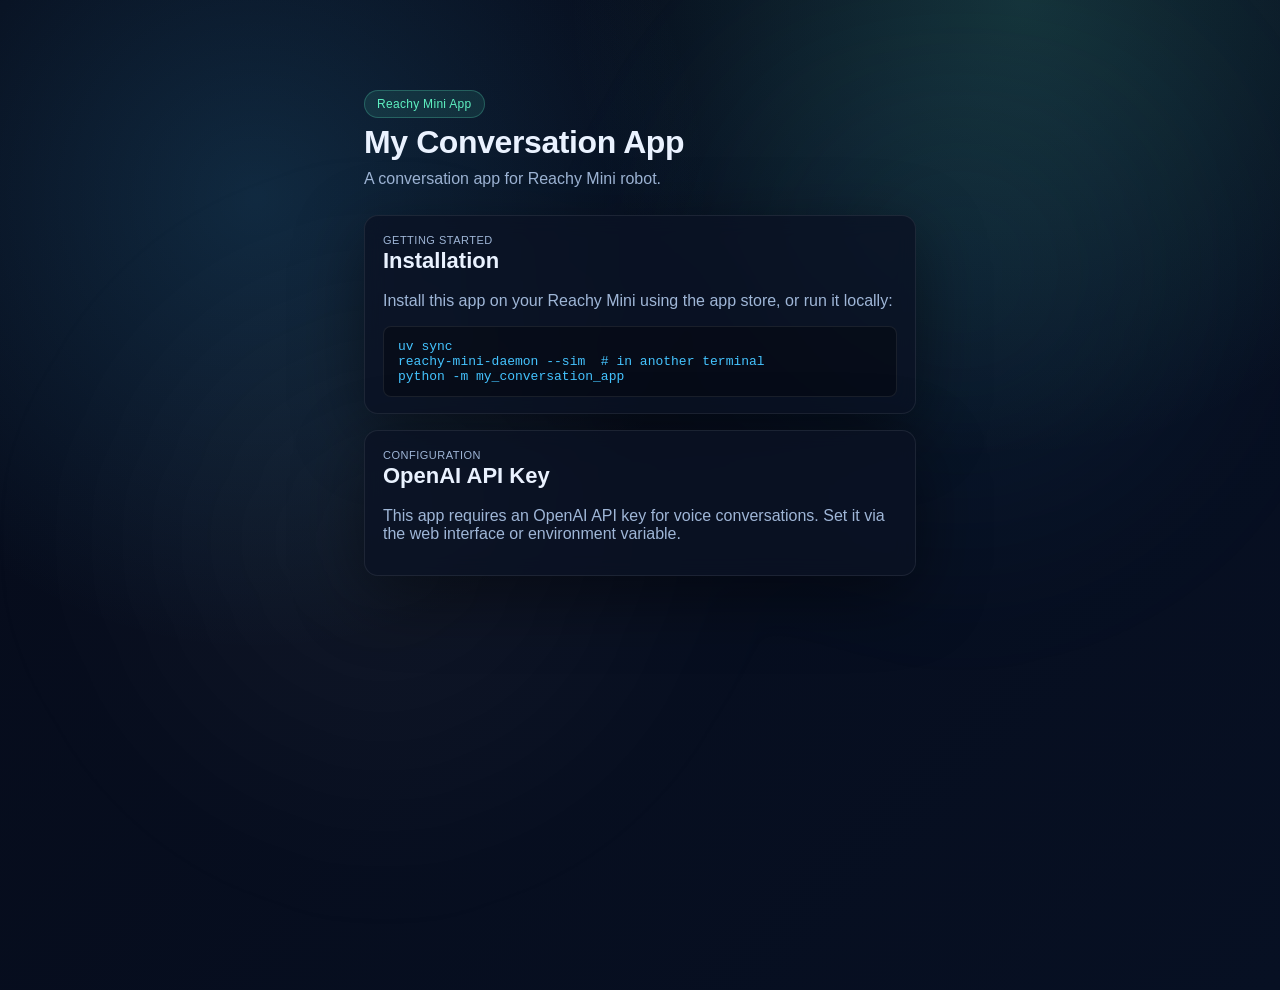
<file: index.html>
<!doctype html>
<html lang="en">
  <head>
    <meta charset="utf-8" />
    <meta name="viewport" content="width=device-width, initial-scale=1" />
    <title>My Conversation App</title>
    <link rel="stylesheet" href="style.css" />
  </head>
  <body>
    <div class="ambient"></div>
    <div class="container">
      <header class="hero">
        <div class="pill">Reachy Mini App</div>
        <h1>My Conversation App</h1>
        <p class="subtitle">A conversation app for Reachy Mini robot.</p>
      </header>

      <div class="panel">
        <div class="panel-heading">
          <div>
            <p class="eyebrow">Getting Started</p>
            <h2>Installation</h2>
          </div>
        </div>
        <p class="muted">Install this app on your Reachy Mini using the app store, or run it locally:</p>
        <pre><code>uv sync
reachy-mini-daemon --sim  # in another terminal
python -m my_conversation_app</code></pre>
      </div>

      <div class="panel">
        <div class="panel-heading">
          <div>
            <p class="eyebrow">Configuration</p>
            <h2>OpenAI API Key</h2>
          </div>
        </div>
        <p class="muted">This app requires an OpenAI API key for voice conversations. Set it via the web interface or environment variable.</p>
      </div>
    </div>
  </body>
</html>
</file>
<file: style.css>
:root {
  --bg: #060b1a;
  --bg-2: #071023;
  --panel: rgba(11, 18, 36, 0.8);
  --border: rgba(255, 255, 255, 0.08);
  --text: #eaf2ff;
  --muted: #9fb6d7;
  --accent: #45c4ff;
  --accent-2: #5ef0c1;
  --shadow: 0 20px 70px rgba(0, 0, 0, 0.45);
}

* { box-sizing: border-box; }
body {
  margin: 0;
  min-height: 100vh;
  font-family: "Space Grotesk", "Inter", "Segoe UI", sans-serif;
  background: radial-gradient(circle at 20% 20%, rgba(69, 196, 255, 0.16), transparent 35%),
              radial-gradient(circle at 80% 0%, rgba(94, 240, 193, 0.16), transparent 32%),
              linear-gradient(135deg, var(--bg), var(--bg-2));
  color: var(--text);
}

.ambient {
  position: fixed;
  inset: 0;
  background: radial-gradient(circle at 30% 60%, rgba(255, 255, 255, 0.05), transparent 35%),
              radial-gradient(circle at 75% 30%, rgba(69, 196, 255, 0.08), transparent 32%);
  filter: blur(60px);
  z-index: 0;
  pointer-events: none;
}

.container {
  position: relative;
  max-width: 600px;
  margin: 10vh auto;
  padding: 0 24px 40px;
  z-index: 1;
}

.hero {
  margin-bottom: 24px;
}
.hero h1 {
  margin: 6px 0 6px;
  font-size: 32px;
  letter-spacing: -0.4px;
}
.subtitle {
  margin: 0;
  color: var(--muted);
  line-height: 1.5;
}
.pill {
  display: inline-flex;
  align-items: center;
  gap: 6px;
  padding: 6px 12px;
  border-radius: 999px;
  background: rgba(94, 240, 193, 0.1);
  color: var(--accent-2);
  font-size: 12px;
  letter-spacing: 0.3px;
  border: 1px solid rgba(94, 240, 193, 0.25);
}

.panel {
  background: var(--panel);
  border: 1px solid var(--border);
  border-radius: 14px;
  padding: 18px 18px 16px;
  box-shadow: var(--shadow);
  backdrop-filter: blur(10px);
  margin-top: 16px;
}
.panel-heading {
  display: flex;
  align-items: center;
  justify-content: space-between;
  gap: 12px;
  margin-bottom: 8px;
}
.panel-heading h2 {
  margin: 2px 0;
  font-size: 22px;
}
.eyebrow {
  margin: 0;
  text-transform: uppercase;
  font-size: 11px;
  letter-spacing: 0.5px;
  color: var(--muted);
}
.muted { color: var(--muted); }

pre {
  background: rgba(0, 0, 0, 0.3);
  border: 1px solid var(--border);
  border-radius: 8px;
  padding: 12px 14px;
  overflow-x: auto;
  margin: 12px 0 0;
}
code {
  font-family: "SF Mono", "Fira Code", monospace;
  font-size: 13px;
  color: var(--accent);
}

@media (max-width: 760px) {
  .hero h1 { font-size: 26px; }
}
</file>
